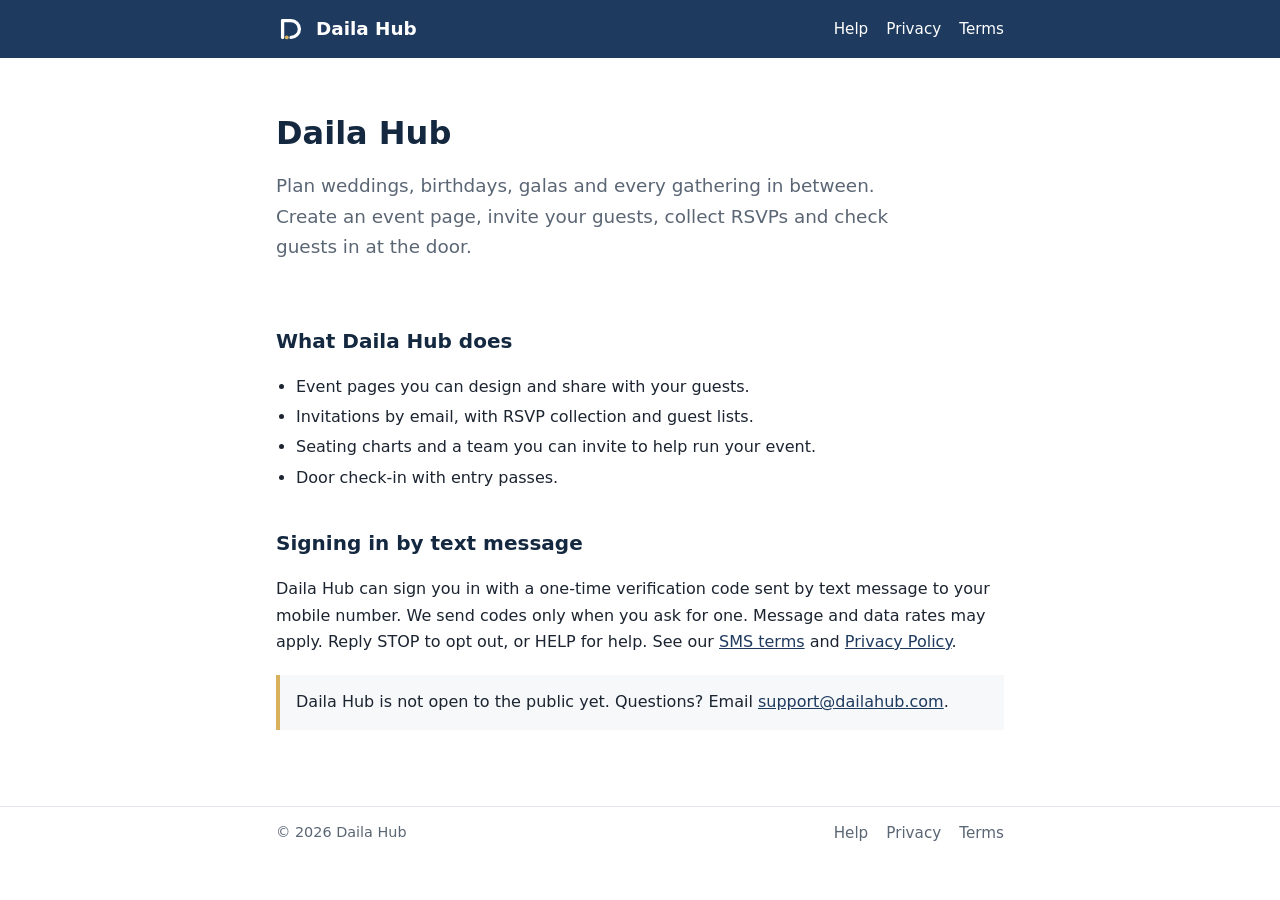
<file: index.html>
<!doctype html>
<html lang="en">
<head>
  <meta charset="utf-8">
  <meta name="viewport" content="width=device-width, initial-scale=1">
  <title>Daila Hub</title>
  <meta name="description" content="Daila Hub helps you plan events, send invitations and collect RSVPs.">
  <link rel="icon" href="/favicon.svg" type="image/svg+xml">
  <link rel="stylesheet" href="/styles.css">
</head>
<body>
  <header>
    <div class="bar">
      <a class="brand" href="/"><img src="/favicon.svg" alt="">Daila Hub</a>
      <nav>
        <a href="/help/">Help</a>
        <a href="/privacy/">Privacy</a>
        <a href="/terms/">Terms</a>
      </nav>
    </div>
  </header>
  <main>
    <section class="hero">
      <h1>Daila Hub</h1>
      <p>Plan weddings, birthdays, galas and every gathering in between. Create an event page, invite your guests, collect RSVPs and check guests in at the door.</p>
    </section>

    <h2>What Daila Hub does</h2>
    <ul>
      <li>Event pages you can design and share with your guests.</li>
      <li>Invitations by email, with RSVP collection and guest lists.</li>
      <li>Seating charts and a team you can invite to help run your event.</li>
      <li>Door check-in with entry passes.</li>
    </ul>

    <h2>Signing in by text message</h2>
    <p>Daila Hub can sign you in with a one-time verification code sent by text message to your mobile number. We send codes only when you ask for one. Message and data rates may apply. Reply STOP to opt out, or HELP for help. See our <a href="/terms/#sms">SMS terms</a> and <a href="/privacy/">Privacy Policy</a>.</p>

    <div class="callout">Daila Hub is not open to the public yet. Questions? Email <a href="mailto:support@dailahub.com">support@dailahub.com</a>.</div>
  </main>
  <footer>
    <div class="bar">
      <span>&copy; 2026 Daila Hub</span>
      <nav>
        <a href="/help/">Help</a>
        <a href="/privacy/">Privacy</a>
        <a href="/terms/">Terms</a>
      </nav>
    </div>
  </footer>
</body>
</html>
</file>
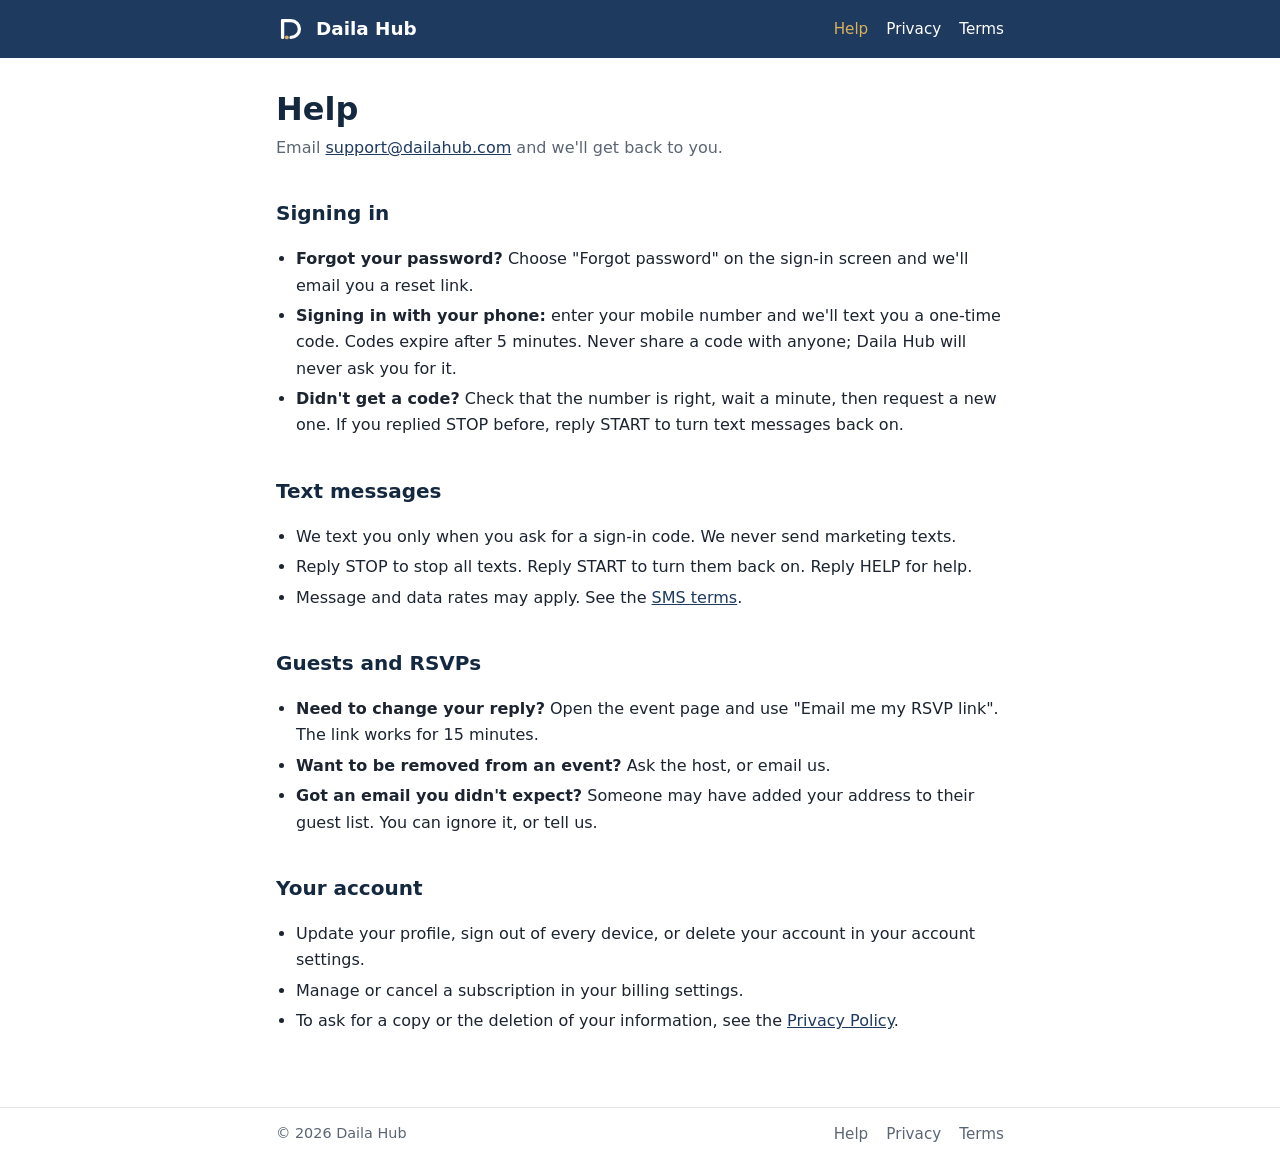
<file: help/index.html>
<!doctype html>
<html lang="en">
<head>
  <meta charset="utf-8">
  <meta name="viewport" content="width=device-width, initial-scale=1">
  <title>Help | Daila Hub</title>
  <meta name="description" content="Help with signing in, RSVPs, text messages and your Daila Hub account.">
  <link rel="icon" href="/favicon.svg" type="image/svg+xml">
  <link rel="stylesheet" href="/styles.css">
</head>
<body>
  <header>
    <div class="bar">
      <a class="brand" href="/"><img src="/favicon.svg" alt="">Daila Hub</a>
      <nav>
        <a href="/help/" aria-current="page">Help</a>
        <a href="/privacy/">Privacy</a>
        <a href="/terms/">Terms</a>
      </nav>
    </div>
  </header>
  <main>
    <h1>Help</h1>
    <p class="updated">Email <a href="mailto:support@dailahub.com">support@dailahub.com</a> and we'll get back to you.</p>

    <h2>Signing in</h2>
    <ul>
      <li><strong>Forgot your password?</strong> Choose "Forgot password" on the sign-in screen and we'll email you a reset link.</li>
      <li><strong>Signing in with your phone:</strong> enter your mobile number and we'll text you a one-time code. Codes expire after 5 minutes. Never share a code with anyone; Daila Hub will never ask you for it.</li>
      <li><strong>Didn't get a code?</strong> Check that the number is right, wait a minute, then request a new one. If you replied STOP before, reply START to turn text messages back on.</li>
    </ul>

    <h2>Text messages</h2>
    <ul>
      <li>We text you only when you ask for a sign-in code. We never send marketing texts.</li>
      <li>Reply STOP to stop all texts. Reply START to turn them back on. Reply HELP for help.</li>
      <li>Message and data rates may apply. See the <a href="/terms/#sms">SMS terms</a>.</li>
    </ul>

    <h2>Guests and RSVPs</h2>
    <ul>
      <li><strong>Need to change your reply?</strong> Open the event page and use "Email me my RSVP link". The link works for 15 minutes.</li>
      <li><strong>Want to be removed from an event?</strong> Ask the host, or email us.</li>
      <li><strong>Got an email you didn't expect?</strong> Someone may have added your address to their guest list. You can ignore it, or tell us.</li>
    </ul>

    <h2>Your account</h2>
    <ul>
      <li>Update your profile, sign out of every device, or delete your account in your account settings.</li>
      <li>Manage or cancel a subscription in your billing settings.</li>
      <li>To ask for a copy or the deletion of your information, see the <a href="/privacy/">Privacy Policy</a>.</li>
    </ul>
  </main>
  <footer>
    <div class="bar">
      <span>&copy; 2026 Daila Hub</span>
      <nav>
        <a href="/help/">Help</a>
        <a href="/privacy/">Privacy</a>
        <a href="/terms/">Terms</a>
      </nav>
    </div>
  </footer>
</body>
</html>
</file>
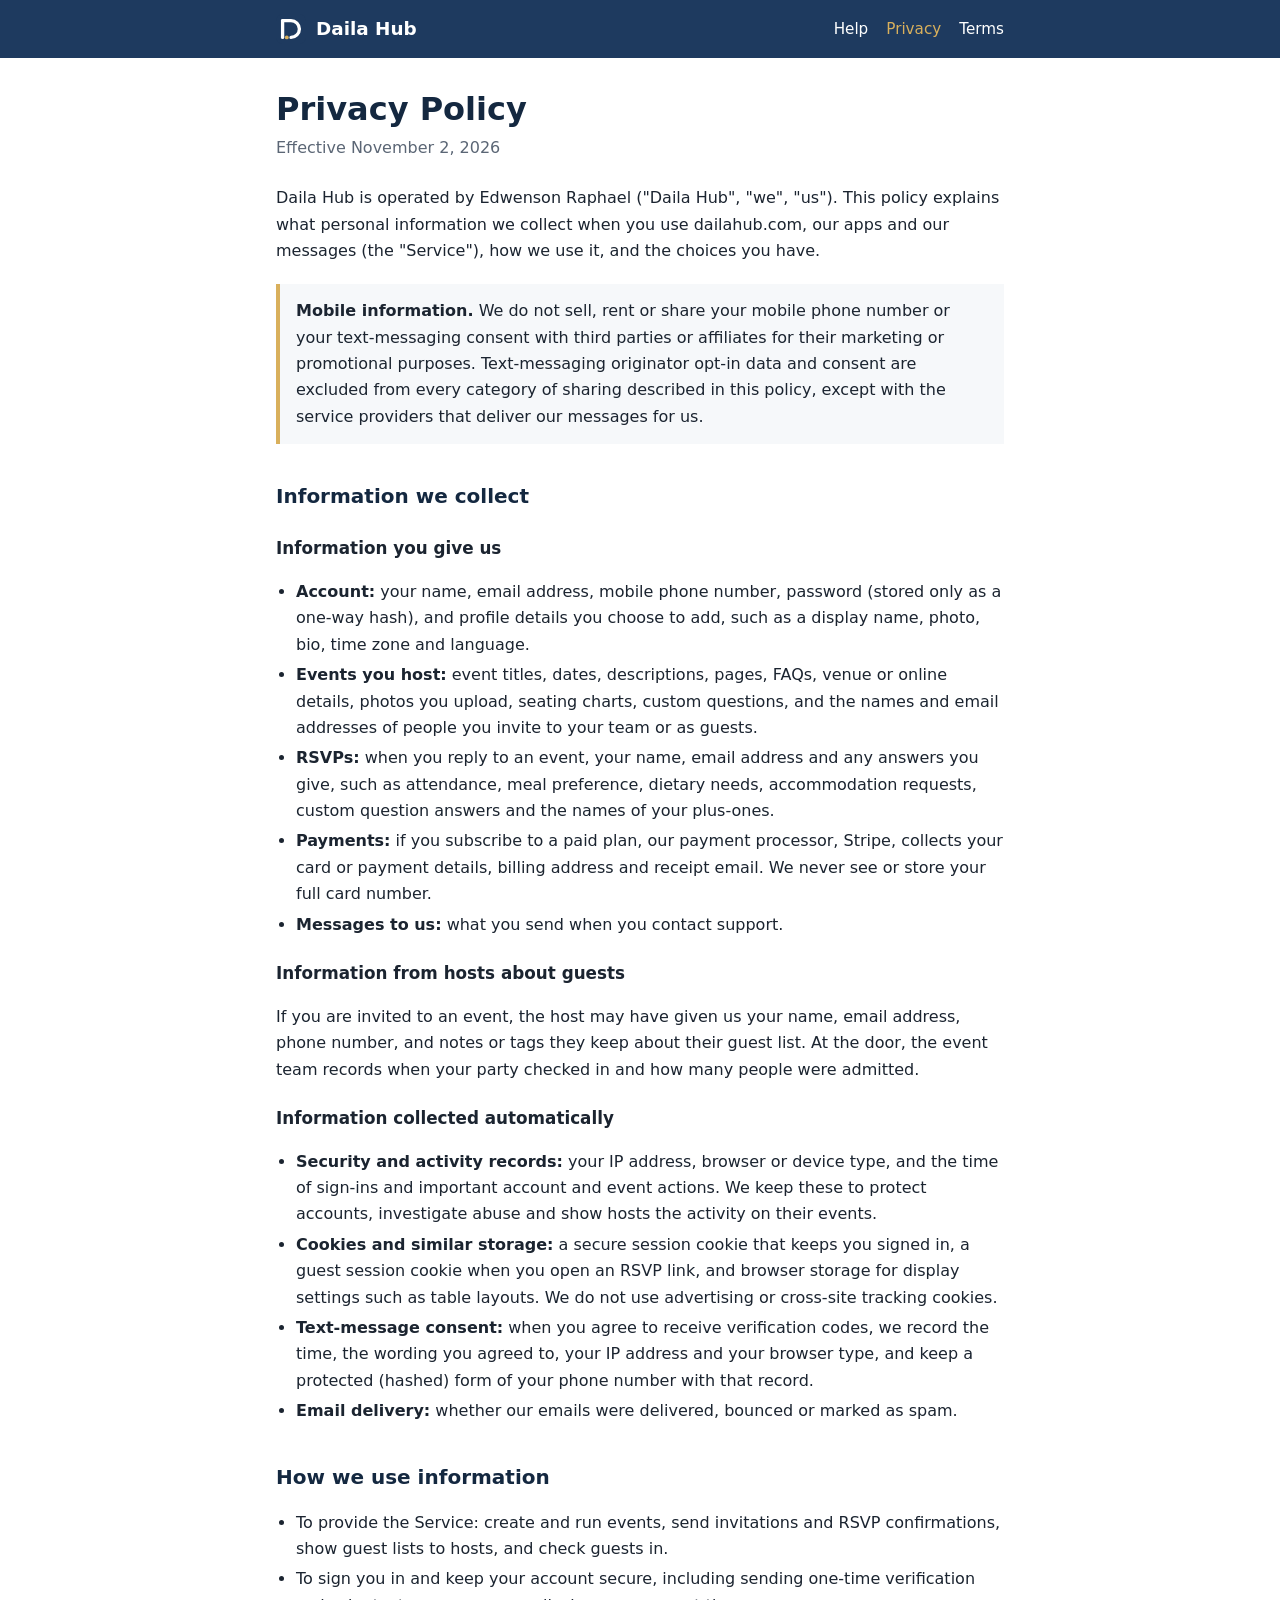
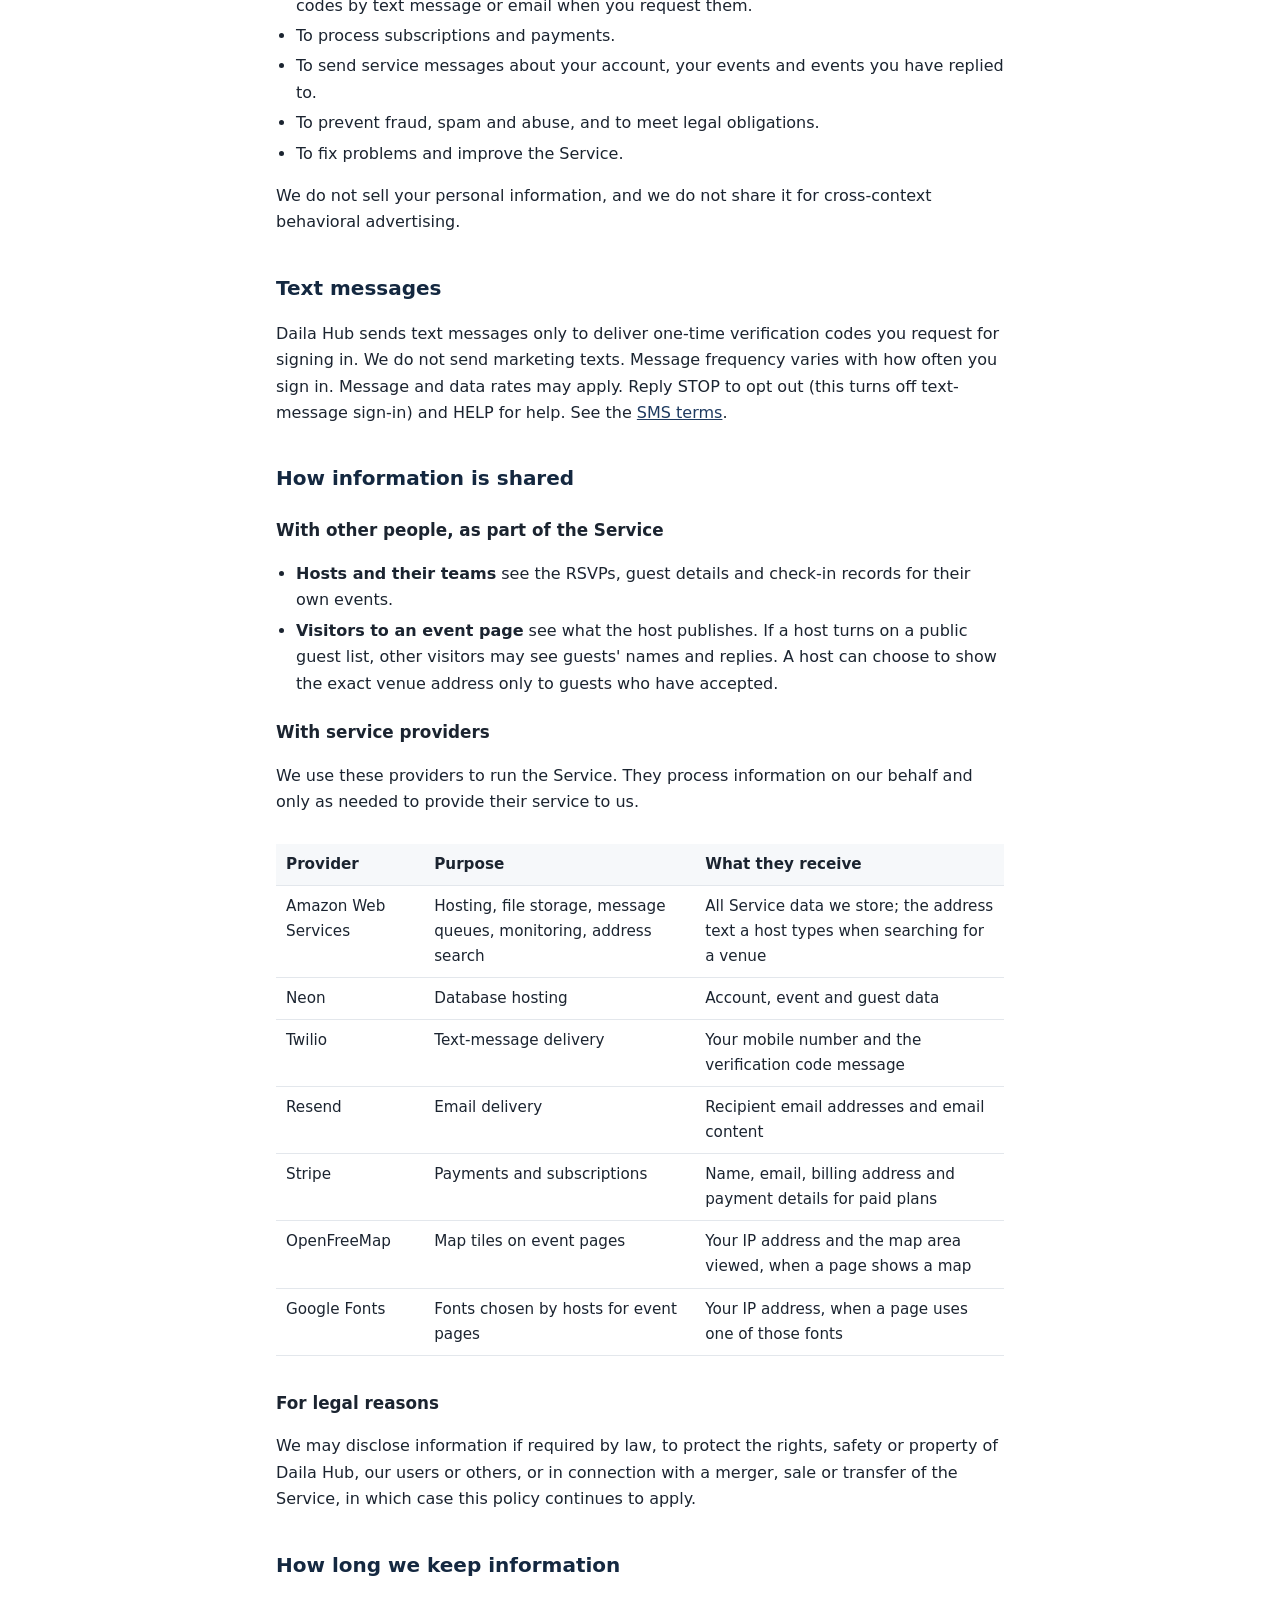
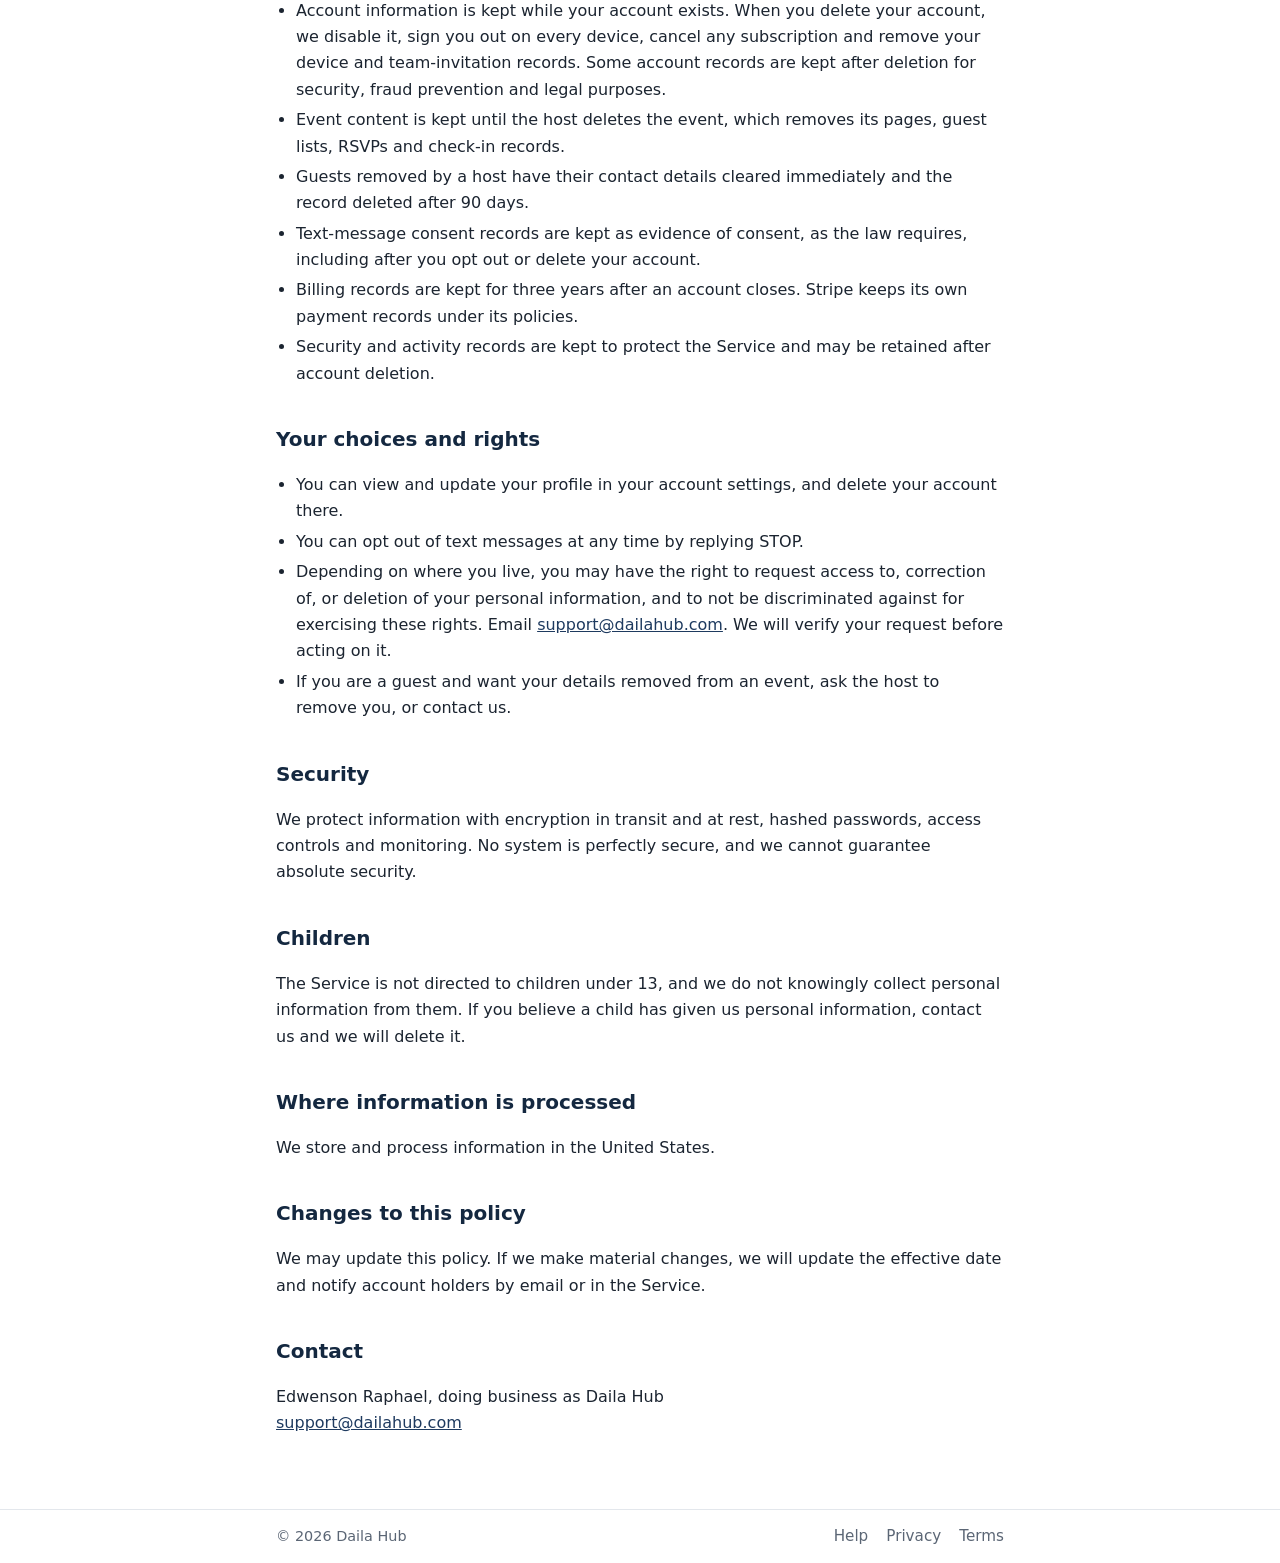
<file: privacy/index.html>
<!doctype html>
<html lang="en">
<head>
  <meta charset="utf-8">
  <meta name="viewport" content="width=device-width, initial-scale=1">
  <title>Privacy Policy | Daila Hub</title>
  <meta name="description" content="How Daila Hub collects, uses and shares personal information.">
  <link rel="icon" href="/favicon.svg" type="image/svg+xml">
  <link rel="stylesheet" href="/styles.css">
</head>
<body>
  <header>
    <div class="bar">
      <a class="brand" href="/"><img src="/favicon.svg" alt="">Daila Hub</a>
      <nav>
        <a href="/help/">Help</a>
        <a href="/privacy/" aria-current="page">Privacy</a>
        <a href="/terms/">Terms</a>
      </nav>
    </div>
  </header>
  <main>
    <h1>Privacy Policy</h1>
    <p class="updated">Effective November 2, 2026</p>

    <p>Daila Hub is operated by Edwenson Raphael ("Daila Hub", "we", "us"). This policy explains what personal information we collect when you use dailahub.com, our apps and our messages (the "Service"), how we use it, and the choices you have.</p>

    <div class="callout" id="sms-privacy">
      <strong>Mobile information.</strong> We do not sell, rent or share your mobile phone number or your text-messaging consent with third parties or affiliates for their marketing or promotional purposes. Text-messaging originator opt-in data and consent are excluded from every category of sharing described in this policy, except with the service providers that deliver our messages for us.
    </div>

    <h2>Information we collect</h2>
    <h3>Information you give us</h3>
    <ul>
      <li><strong>Account:</strong> your name, email address, mobile phone number, password (stored only as a one-way hash), and profile details you choose to add, such as a display name, photo, bio, time zone and language.</li>
      <li><strong>Events you host:</strong> event titles, dates, descriptions, pages, FAQs, venue or online details, photos you upload, seating charts, custom questions, and the names and email addresses of people you invite to your team or as guests.</li>
      <li><strong>RSVPs:</strong> when you reply to an event, your name, email address and any answers you give, such as attendance, meal preference, dietary needs, accommodation requests, custom question answers and the names of your plus-ones.</li>
      <li><strong>Payments:</strong> if you subscribe to a paid plan, our payment processor, Stripe, collects your card or payment details, billing address and receipt email. We never see or store your full card number.</li>
      <li><strong>Messages to us:</strong> what you send when you contact support.</li>
    </ul>
    <h3>Information from hosts about guests</h3>
    <p>If you are invited to an event, the host may have given us your name, email address, phone number, and notes or tags they keep about their guest list. At the door, the event team records when your party checked in and how many people were admitted.</p>
    <h3>Information collected automatically</h3>
    <ul>
      <li><strong>Security and activity records:</strong> your IP address, browser or device type, and the time of sign-ins and important account and event actions. We keep these to protect accounts, investigate abuse and show hosts the activity on their events.</li>
      <li><strong>Cookies and similar storage:</strong> a secure session cookie that keeps you signed in, a guest session cookie when you open an RSVP link, and browser storage for display settings such as table layouts. We do not use advertising or cross-site tracking cookies.</li>
      <li><strong>Text-message consent:</strong> when you agree to receive verification codes, we record the time, the wording you agreed to, your IP address and your browser type, and keep a protected (hashed) form of your phone number with that record.</li>
      <li><strong>Email delivery:</strong> whether our emails were delivered, bounced or marked as spam.</li>
    </ul>

    <h2>How we use information</h2>
    <ul>
      <li>To provide the Service: create and run events, send invitations and RSVP confirmations, show guest lists to hosts, and check guests in.</li>
      <li>To sign you in and keep your account secure, including sending one-time verification codes by text message or email when you request them.</li>
      <li>To process subscriptions and payments.</li>
      <li>To send service messages about your account, your events and events you have replied to.</li>
      <li>To prevent fraud, spam and abuse, and to meet legal obligations.</li>
      <li>To fix problems and improve the Service.</li>
    </ul>
    <p>We do not sell your personal information, and we do not share it for cross-context behavioral advertising.</p>

    <h2>Text messages</h2>
    <p>Daila Hub sends text messages only to deliver one-time verification codes you request for signing in. We do not send marketing texts. Message frequency varies with how often you sign in. Message and data rates may apply. Reply STOP to opt out (this turns off text-message sign-in) and HELP for help. See the <a href="/terms/#sms">SMS terms</a>.</p>

    <h2>How information is shared</h2>
    <h3>With other people, as part of the Service</h3>
    <ul>
      <li><strong>Hosts and their teams</strong> see the RSVPs, guest details and check-in records for their own events.</li>
      <li><strong>Visitors to an event page</strong> see what the host publishes. If a host turns on a public guest list, other visitors may see guests' names and replies. A host can choose to show the exact venue address only to guests who have accepted.</li>
    </ul>
    <h3>With service providers</h3>
    <p>We use these providers to run the Service. They process information on our behalf and only as needed to provide their service to us.</p>
    <div class="table-wrap">
      <table>
        <tr><th>Provider</th><th>Purpose</th><th>What they receive</th></tr>
        <tr><td>Amazon Web Services</td><td>Hosting, file storage, message queues, monitoring, address search</td><td>All Service data we store; the address text a host types when searching for a venue</td></tr>
        <tr><td>Neon</td><td>Database hosting</td><td>Account, event and guest data</td></tr>
        <tr><td>Twilio</td><td>Text-message delivery</td><td>Your mobile number and the verification code message</td></tr>
        <tr><td>Resend</td><td>Email delivery</td><td>Recipient email addresses and email content</td></tr>
        <tr><td>Stripe</td><td>Payments and subscriptions</td><td>Name, email, billing address and payment details for paid plans</td></tr>
        <tr><td>OpenFreeMap</td><td>Map tiles on event pages</td><td>Your IP address and the map area viewed, when a page shows a map</td></tr>
        <tr><td>Google Fonts</td><td>Fonts chosen by hosts for event pages</td><td>Your IP address, when a page uses one of those fonts</td></tr>
      </table>
    </div>
    <h3>For legal reasons</h3>
    <p>We may disclose information if required by law, to protect the rights, safety or property of Daila Hub, our users or others, or in connection with a merger, sale or transfer of the Service, in which case this policy continues to apply.</p>

    <h2>How long we keep information</h2>
    <ul>
      <li>Account information is kept while your account exists. When you delete your account, we disable it, sign you out on every device, cancel any subscription and remove your device and team-invitation records. Some account records are kept after deletion for security, fraud prevention and legal purposes.</li>
      <li>Event content is kept until the host deletes the event, which removes its pages, guest lists, RSVPs and check-in records.</li>
      <li>Guests removed by a host have their contact details cleared immediately and the record deleted after 90 days.</li>
      <li>Text-message consent records are kept as evidence of consent, as the law requires, including after you opt out or delete your account.</li>
      <li>Billing records are kept for three years after an account closes. Stripe keeps its own payment records under its policies.</li>
      <li>Security and activity records are kept to protect the Service and may be retained after account deletion.</li>
    </ul>

    <h2>Your choices and rights</h2>
    <ul>
      <li>You can view and update your profile in your account settings, and delete your account there.</li>
      <li>You can opt out of text messages at any time by replying STOP.</li>
      <li>Depending on where you live, you may have the right to request access to, correction of, or deletion of your personal information, and to not be discriminated against for exercising these rights. Email <a href="mailto:support@dailahub.com">support@dailahub.com</a>. We will verify your request before acting on it.</li>
      <li>If you are a guest and want your details removed from an event, ask the host to remove you, or contact us.</li>
    </ul>

    <h2>Security</h2>
    <p>We protect information with encryption in transit and at rest, hashed passwords, access controls and monitoring. No system is perfectly secure, and we cannot guarantee absolute security.</p>

    <h2>Children</h2>
    <p>The Service is not directed to children under 13, and we do not knowingly collect personal information from them. If you believe a child has given us personal information, contact us and we will delete it.</p>

    <h2>Where information is processed</h2>
    <p>We store and process information in the United States.</p>

    <h2>Changes to this policy</h2>
    <p>We may update this policy. If we make material changes, we will update the effective date and notify account holders by email or in the Service.</p>

    <h2>Contact</h2>
    <p>Edwenson Raphael, doing business as Daila Hub<br><a href="mailto:support@dailahub.com">support@dailahub.com</a></p>
  </main>
  <footer>
    <div class="bar">
      <span>&copy; 2026 Daila Hub</span>
      <nav>
        <a href="/help/">Help</a>
        <a href="/privacy/">Privacy</a>
        <a href="/terms/">Terms</a>
      </nav>
    </div>
  </footer>
</body>
</html>
</file>
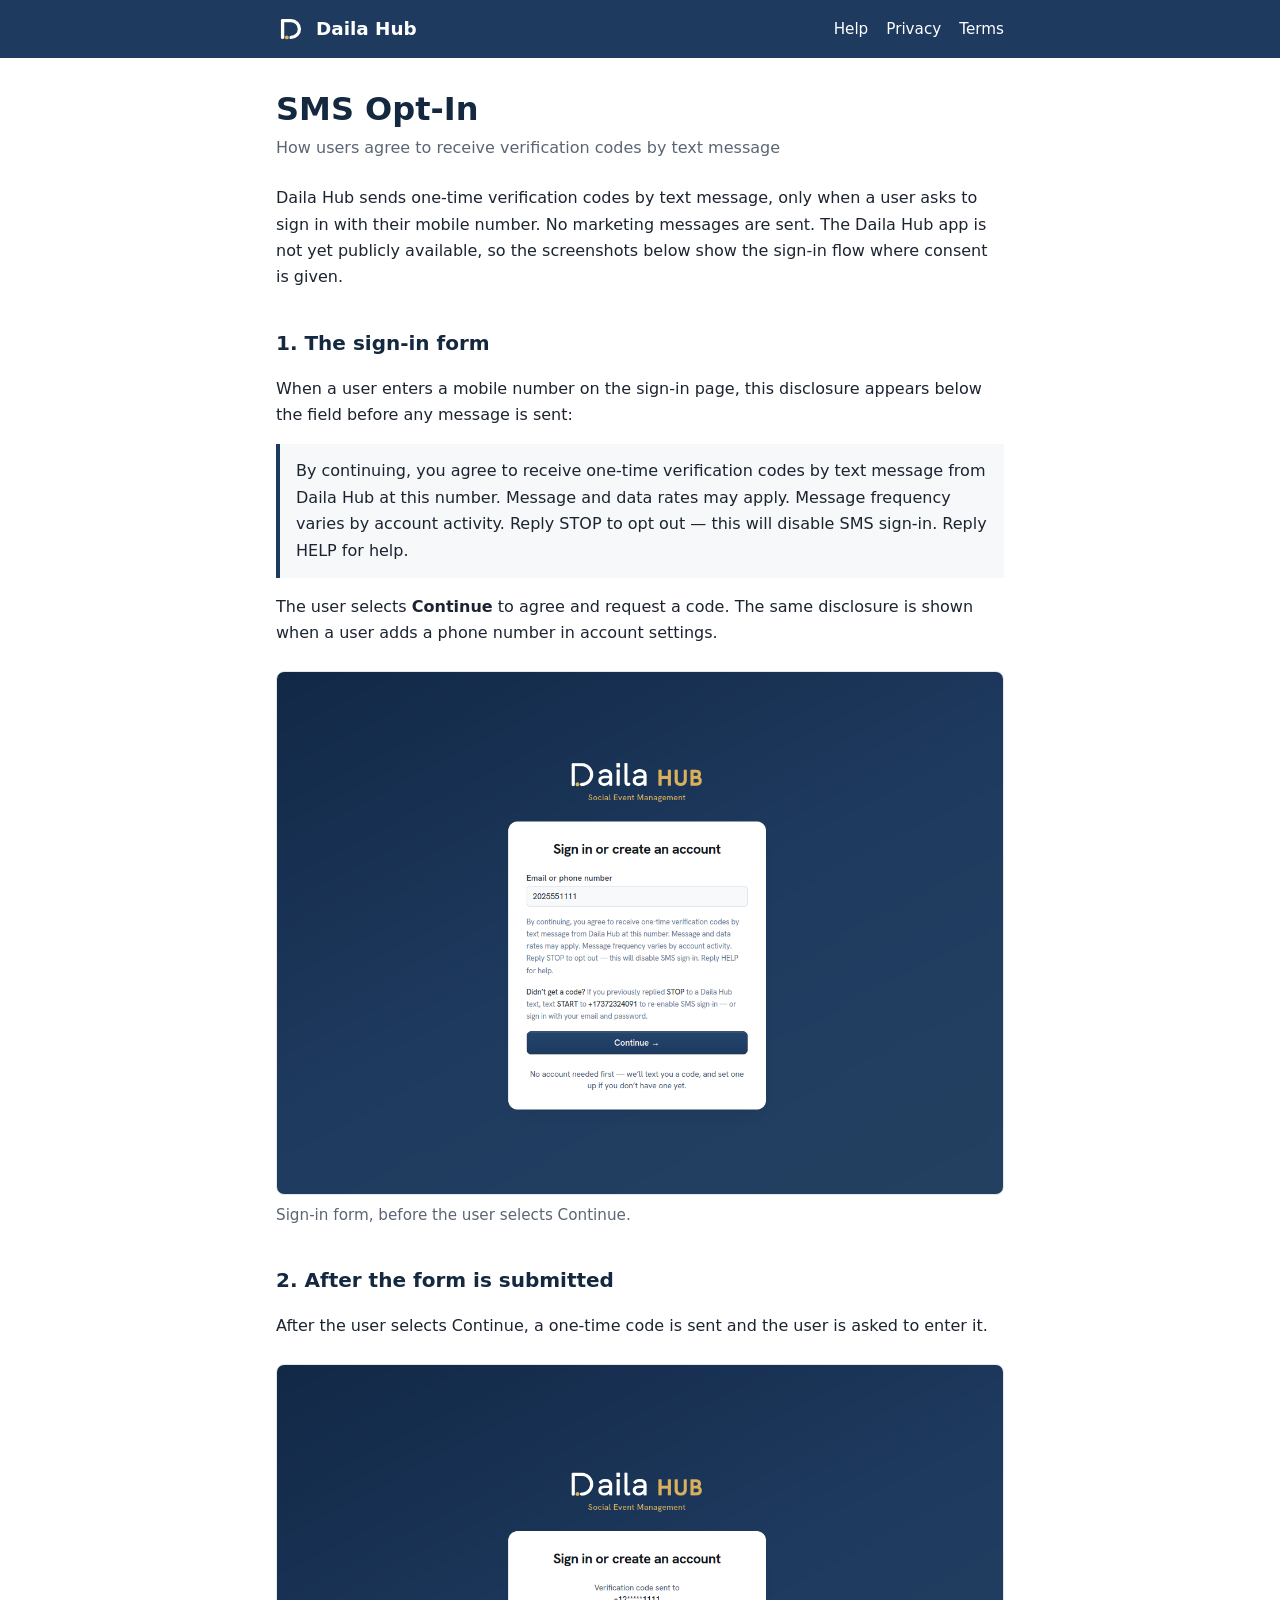
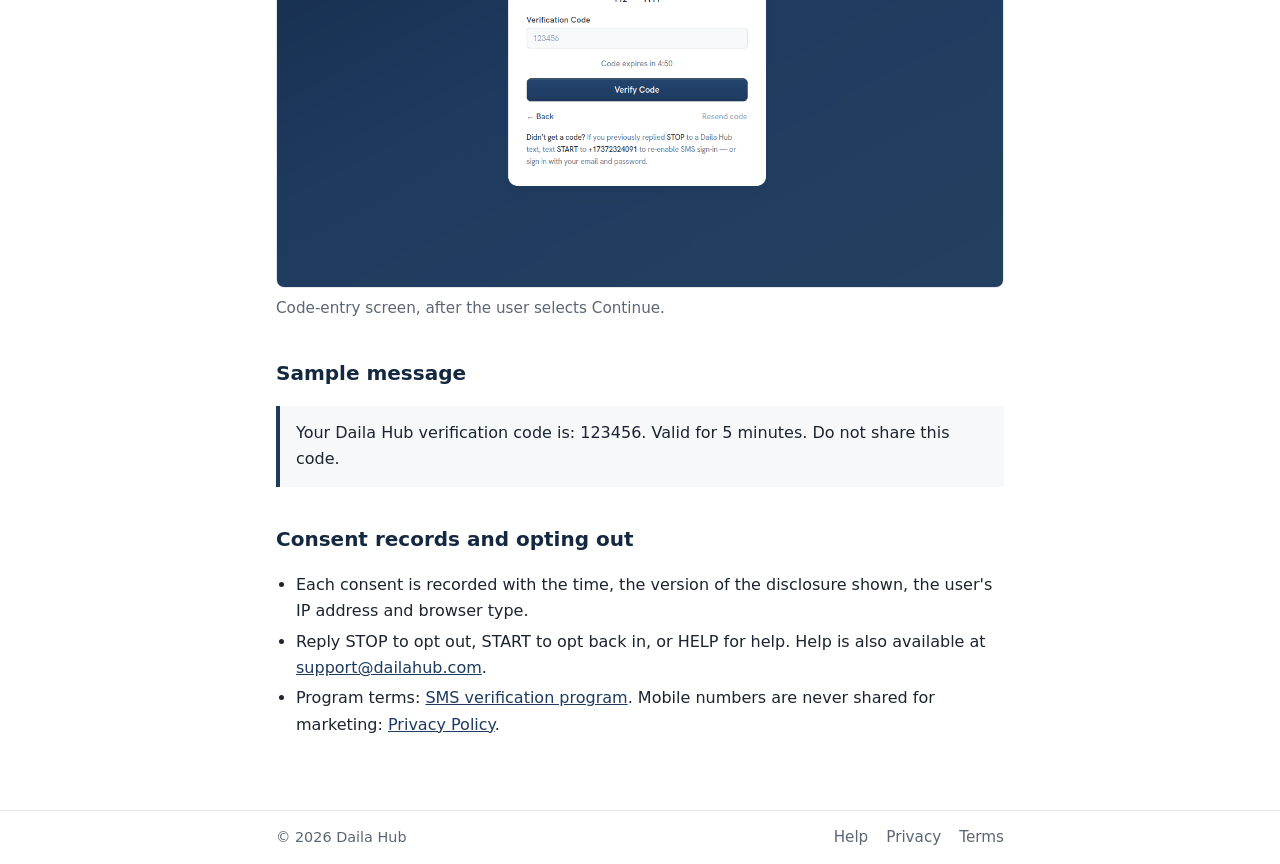
<file: sms-opt-in/index.html>
<!doctype html>
<html lang="en">
<head>
  <meta charset="utf-8">
  <meta name="viewport" content="width=device-width, initial-scale=1">
  <title>SMS Opt-In | Daila Hub</title>
  <meta name="description" content="How Daila Hub users agree to receive one-time verification codes by text message.">
  <link rel="icon" href="/favicon.svg" type="image/svg+xml">
  <link rel="stylesheet" href="/styles.css">
</head>
<body>
  <header>
    <div class="bar">
      <a class="brand" href="/"><img src="/favicon.svg" alt="">Daila Hub</a>
      <nav>
        <a href="/help/">Help</a>
        <a href="/privacy/">Privacy</a>
        <a href="/terms/">Terms</a>
      </nav>
    </div>
  </header>
  <main>
    <h1>SMS Opt-In</h1>
    <p class="updated">How users agree to receive verification codes by text message</p>

    <p>Daila Hub sends one-time verification codes by text message, only when a user asks to sign in with their mobile number. No marketing messages are sent. The Daila Hub app is not yet publicly available, so the screenshots below show the sign-in flow where consent is given.</p>

    <h2>1. The sign-in form</h2>
    <p>When a user enters a mobile number on the sign-in page, this disclosure appears below the field before any message is sent:</p>
    <blockquote>By continuing, you agree to receive one-time verification codes by text message from Daila Hub at this number. Message and data rates may apply. Message frequency varies by account activity. Reply STOP to opt out — this will disable SMS sign-in. Reply HELP for help.</blockquote>
    <p>The user selects <strong>Continue</strong> to agree and request a code. The same disclosure is shown when a user adds a phone number in account settings.</p>
    <figure>
      <img src="/sms-opt-in/form.png" alt="Daila Hub sign-in form with a mobile number entered, the text-message consent disclosure below the field, and the Continue button.">
      <figcaption>Sign-in form, before the user selects Continue.</figcaption>
    </figure>

    <h2>2. After the form is submitted</h2>
    <p>After the user selects Continue, a one-time code is sent and the user is asked to enter it.</p>
    <figure>
      <img src="/sms-opt-in/code-entry.png" alt="Daila Hub code-entry screen shown after the user selects Continue.">
      <figcaption>Code-entry screen, after the user selects Continue.</figcaption>
    </figure>

    <h2>Sample message</h2>
    <blockquote>Your Daila Hub verification code is: 123456. Valid for 5 minutes. Do not share this code.</blockquote>

    <h2>Consent records and opting out</h2>
    <ul>
      <li>Each consent is recorded with the time, the version of the disclosure shown, the user's IP address and browser type.</li>
      <li>Reply STOP to opt out, START to opt back in, or HELP for help. Help is also available at <a href="mailto:support@dailahub.com">support@dailahub.com</a>.</li>
      <li>Program terms: <a href="/terms/#sms">SMS verification program</a>. Mobile numbers are never shared for marketing: <a href="/privacy/#sms-privacy">Privacy Policy</a>.</li>
    </ul>
  </main>
  <footer>
    <div class="bar">
      <span>&copy; 2026 Daila Hub</span>
      <nav>
        <a href="/help/">Help</a>
        <a href="/privacy/">Privacy</a>
        <a href="/terms/">Terms</a>
      </nav>
    </div>
  </footer>
</body>
</html>
</file>
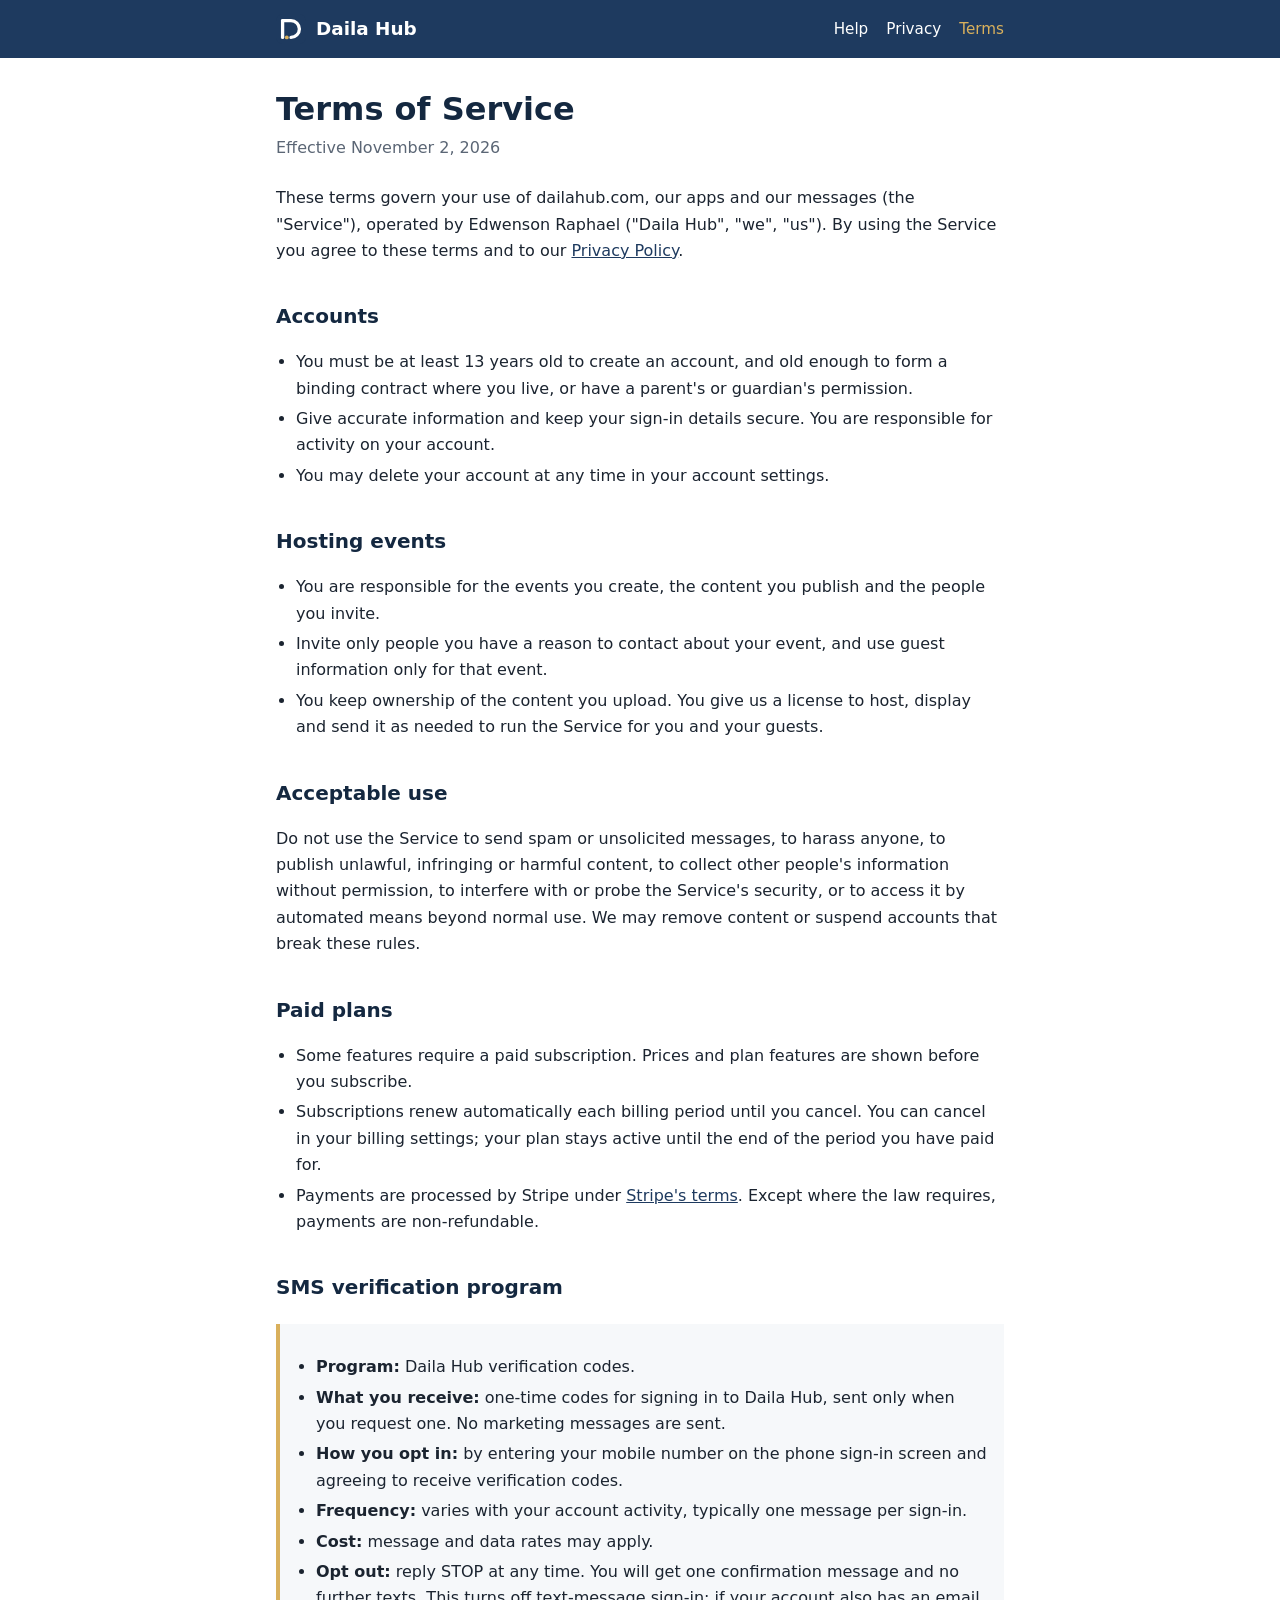
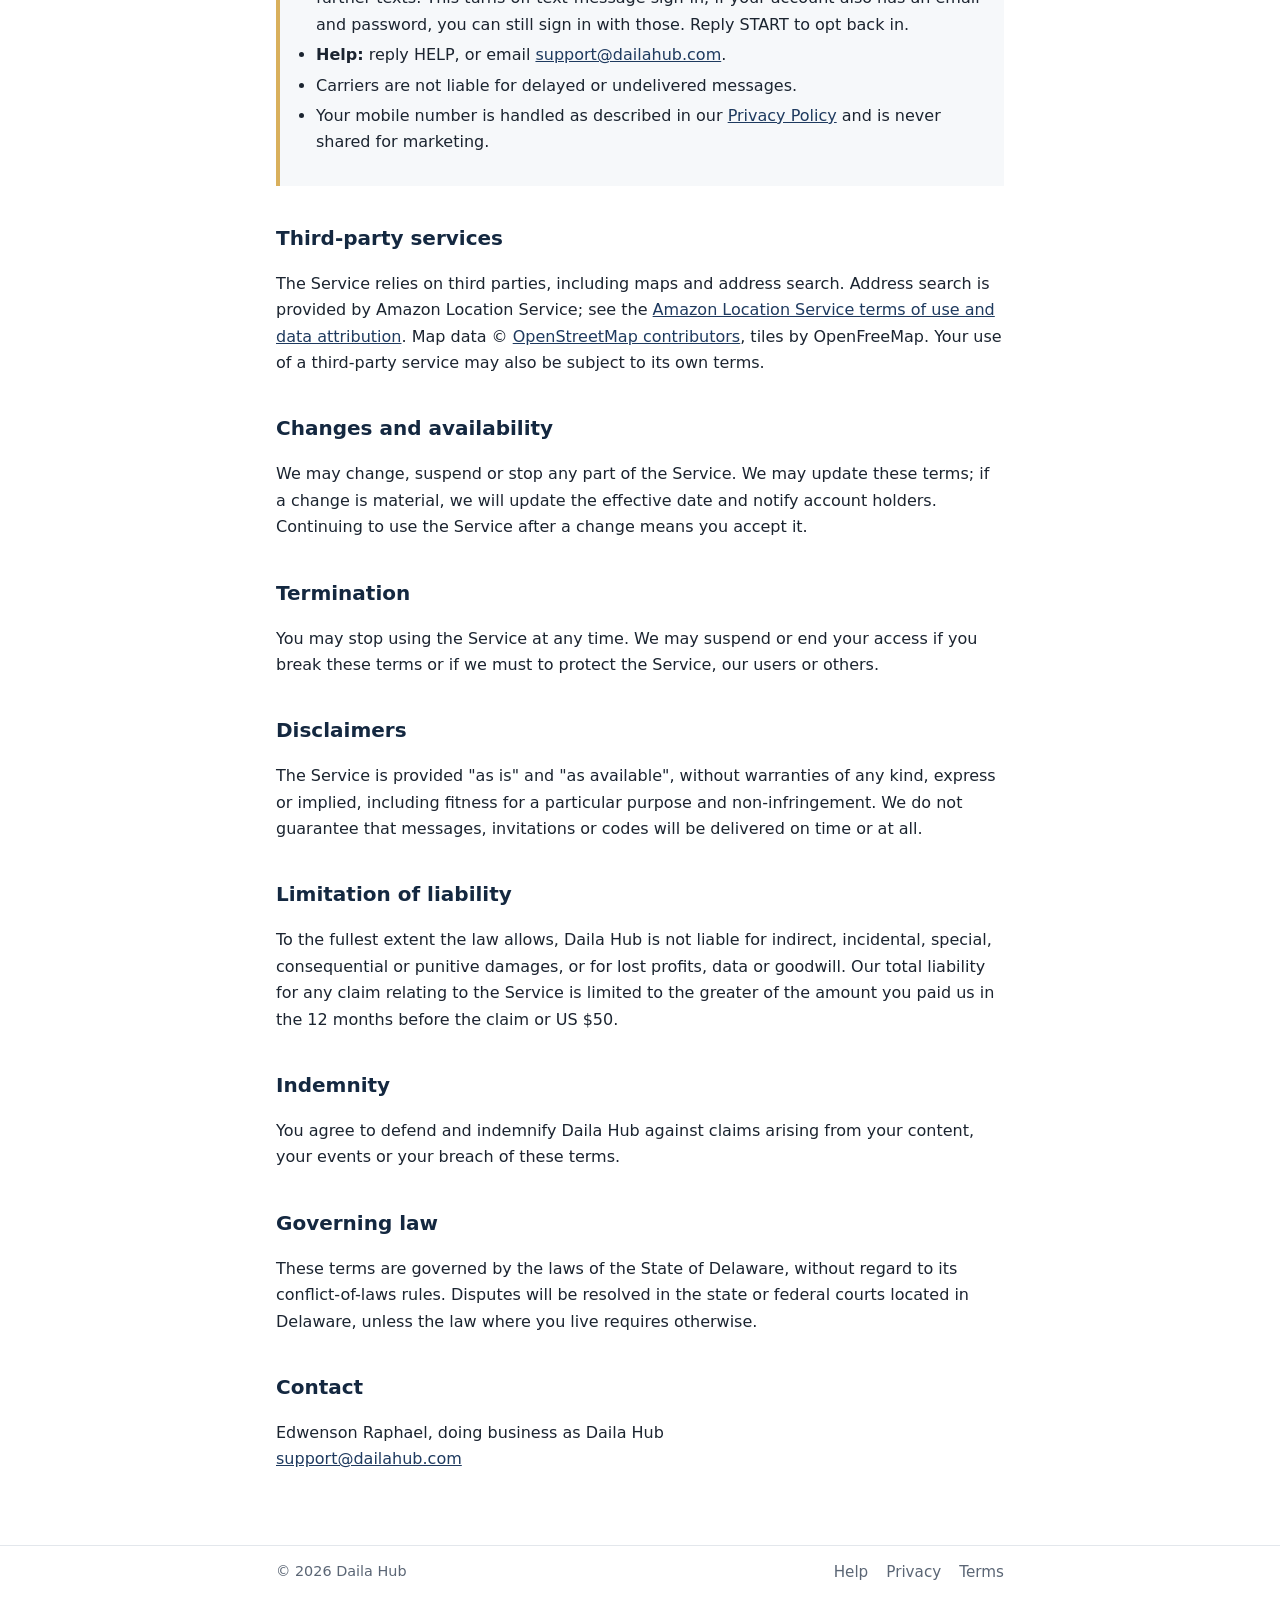
<file: terms/index.html>
<!doctype html>
<html lang="en">
<head>
  <meta charset="utf-8">
  <meta name="viewport" content="width=device-width, initial-scale=1">
  <title>Terms of Service | Daila Hub</title>
  <meta name="description" content="The terms for using Daila Hub, including the SMS verification program.">
  <link rel="icon" href="/favicon.svg" type="image/svg+xml">
  <link rel="stylesheet" href="/styles.css">
</head>
<body>
  <header>
    <div class="bar">
      <a class="brand" href="/"><img src="/favicon.svg" alt="">Daila Hub</a>
      <nav>
        <a href="/help/">Help</a>
        <a href="/privacy/">Privacy</a>
        <a href="/terms/" aria-current="page">Terms</a>
      </nav>
    </div>
  </header>
  <main>
    <h1>Terms of Service</h1>
    <p class="updated">Effective November 2, 2026</p>

    <p>These terms govern your use of dailahub.com, our apps and our messages (the "Service"), operated by Edwenson Raphael ("Daila Hub", "we", "us"). By using the Service you agree to these terms and to our <a href="/privacy/">Privacy Policy</a>.</p>

    <h2>Accounts</h2>
    <ul>
      <li>You must be at least 13 years old to create an account, and old enough to form a binding contract where you live, or have a parent's or guardian's permission.</li>
      <li>Give accurate information and keep your sign-in details secure. You are responsible for activity on your account.</li>
      <li>You may delete your account at any time in your account settings.</li>
    </ul>

    <h2>Hosting events</h2>
    <ul>
      <li>You are responsible for the events you create, the content you publish and the people you invite.</li>
      <li>Invite only people you have a reason to contact about your event, and use guest information only for that event.</li>
      <li>You keep ownership of the content you upload. You give us a license to host, display and send it as needed to run the Service for you and your guests.</li>
    </ul>

    <h2>Acceptable use</h2>
    <p>Do not use the Service to send spam or unsolicited messages, to harass anyone, to publish unlawful, infringing or harmful content, to collect other people's information without permission, to interfere with or probe the Service's security, or to access it by automated means beyond normal use. We may remove content or suspend accounts that break these rules.</p>

    <h2>Paid plans</h2>
    <ul>
      <li>Some features require a paid subscription. Prices and plan features are shown before you subscribe.</li>
      <li>Subscriptions renew automatically each billing period until you cancel. You can cancel in your billing settings; your plan stays active until the end of the period you have paid for.</li>
      <li>Payments are processed by Stripe under <a href="https://stripe.com/legal/ssa">Stripe's terms</a>. Except where the law requires, payments are non-refundable.</li>
    </ul>

    <h2 id="sms">SMS verification program</h2>
    <div class="callout">
      <ul>
        <li><strong>Program:</strong> Daila Hub verification codes.</li>
        <li><strong>What you receive:</strong> one-time codes for signing in to Daila Hub, sent only when you request one. No marketing messages are sent.</li>
        <li><strong>How you opt in:</strong> by entering your mobile number on the phone sign-in screen and agreeing to receive verification codes.</li>
        <li><strong>Frequency:</strong> varies with your account activity, typically one message per sign-in.</li>
        <li><strong>Cost:</strong> message and data rates may apply.</li>
        <li><strong>Opt out:</strong> reply STOP at any time. You will get one confirmation message and no further texts. This turns off text-message sign-in; if your account also has an email and password, you can still sign in with those. Reply START to opt back in.</li>
        <li><strong>Help:</strong> reply HELP, or email <a href="mailto:support@dailahub.com">support@dailahub.com</a>.</li>
        <li>Carriers are not liable for delayed or undelivered messages.</li>
        <li>Your mobile number is handled as described in our <a href="/privacy/#sms-privacy">Privacy Policy</a> and is never shared for marketing.</li>
      </ul>
    </div>

    <h2>Third-party services</h2>
    <p>The Service relies on third parties, including maps and address search. Address search is provided by Amazon Location Service; see the <a href="https://docs.aws.amazon.com/location/latest/developerguide/data-attribution.html">Amazon Location Service terms of use and data attribution</a>. Map data &copy; <a href="https://www.openstreetmap.org/copyright">OpenStreetMap contributors</a>, tiles by OpenFreeMap. Your use of a third-party service may also be subject to its own terms.</p>

    <h2>Changes and availability</h2>
    <p>We may change, suspend or stop any part of the Service. We may update these terms; if a change is material, we will update the effective date and notify account holders. Continuing to use the Service after a change means you accept it.</p>

    <h2>Termination</h2>
    <p>You may stop using the Service at any time. We may suspend or end your access if you break these terms or if we must to protect the Service, our users or others.</p>

    <h2>Disclaimers</h2>
    <p>The Service is provided "as is" and "as available", without warranties of any kind, express or implied, including fitness for a particular purpose and non-infringement. We do not guarantee that messages, invitations or codes will be delivered on time or at all.</p>

    <h2>Limitation of liability</h2>
    <p>To the fullest extent the law allows, Daila Hub is not liable for indirect, incidental, special, consequential or punitive damages, or for lost profits, data or goodwill. Our total liability for any claim relating to the Service is limited to the greater of the amount you paid us in the 12 months before the claim or US $50.</p>

    <h2>Indemnity</h2>
    <p>You agree to defend and indemnify Daila Hub against claims arising from your content, your events or your breach of these terms.</p>

    <h2>Governing law</h2>
    <p>These terms are governed by the laws of the State of Delaware, without regard to its conflict-of-laws rules. Disputes will be resolved in the state or federal courts located in Delaware, unless the law where you live requires otherwise.</p>

    <h2>Contact</h2>
    <p>Edwenson Raphael, doing business as Daila Hub<br><a href="mailto:support@dailahub.com">support@dailahub.com</a></p>
  </main>
  <footer>
    <div class="bar">
      <span>&copy; 2026 Daila Hub</span>
      <nav>
        <a href="/help/">Help</a>
        <a href="/privacy/">Privacy</a>
        <a href="/terms/">Terms</a>
      </nav>
    </div>
  </footer>
</body>
</html>
</file>
<file: styles.css>
:root {
  --navy: #1E3A5F;
  --navy-deep: #142840;
  --gold: #D9B05C;
  --gold-ink: #8A6A22;
  --ink: #1B2430;
  --muted: #5B6675;
  --line: #E3E7EC;
  --bg: #FFFFFF;
  --bg-soft: #F6F8FA;
}

* { box-sizing: border-box; }

body {
  margin: 0;
  background: var(--bg);
  color: var(--ink);
  font: 16px/1.65 system-ui, -apple-system, "Segoe UI", Roboto, Helvetica, Arial, sans-serif;
}

a { color: var(--navy); }
a:hover { color: var(--gold-ink); }

header {
  background: var(--navy);
  color: #fff;
}

.bar {
  max-width: 760px;
  margin: 0 auto;
  padding: 14px 16px;
  display: flex;
  align-items: center;
  justify-content: space-between;
  gap: 16px;
  flex-wrap: wrap;
}

.brand {
  display: flex;
  align-items: center;
  gap: 10px;
  color: #fff;
  text-decoration: none;
  font-weight: 700;
  font-size: 1.15rem;
}
.brand:hover { color: #fff; }
.brand img { width: 30px; height: 30px; }

nav { display: flex; gap: 18px; flex-wrap: wrap; }
nav a { color: #fff; text-decoration: none; font-size: 0.95rem; }
nav a:hover, nav a[aria-current="page"] { color: var(--gold); }

main {
  max-width: 760px;
  margin: 0 auto;
  padding: 32px 16px 56px;
}

h1 { font-size: 2rem; line-height: 1.2; margin: 0 0 6px; color: var(--navy-deep); }
h2 { font-size: 1.25rem; margin: 36px 0 8px; color: var(--navy-deep); }
h3 { font-size: 1.05rem; margin: 22px 0 6px; }

.updated { color: var(--muted); margin: 0 0 24px; }

.callout {
  background: var(--bg-soft);
  border-left: 4px solid var(--gold);
  padding: 14px 16px;
  margin: 20px 0;
}

.hero { padding: 24px 0 8px; }
.hero p { font-size: 1.15rem; color: var(--muted); max-width: 36em; }

ul { padding-left: 1.25em; }
li { margin: 4px 0; }

table { width: 100%; border-collapse: collapse; margin: 12px 0; font-size: 0.95rem; }
th, td { text-align: left; vertical-align: top; padding: 8px 10px; border-bottom: 1px solid var(--line); }
th { background: var(--bg-soft); }
.table-wrap { overflow-x: auto; }

footer {
  border-top: 1px solid var(--line);
  color: var(--muted);
  font-size: 0.9rem;
}
footer .bar { justify-content: space-between; }
footer a { color: var(--muted); }

figure { margin: 24px 0; }
figure img {
  display: block;
  max-width: 100%;
  height: auto;
  border: 1px solid var(--line);
  border-radius: 8px;
}
figcaption { color: var(--muted); font-size: 0.95rem; margin-top: 8px; }

blockquote {
  margin: 16px 0;
  padding: 14px 16px;
  background: var(--bg-soft);
  border-left: 4px solid var(--navy);
}
</file>
